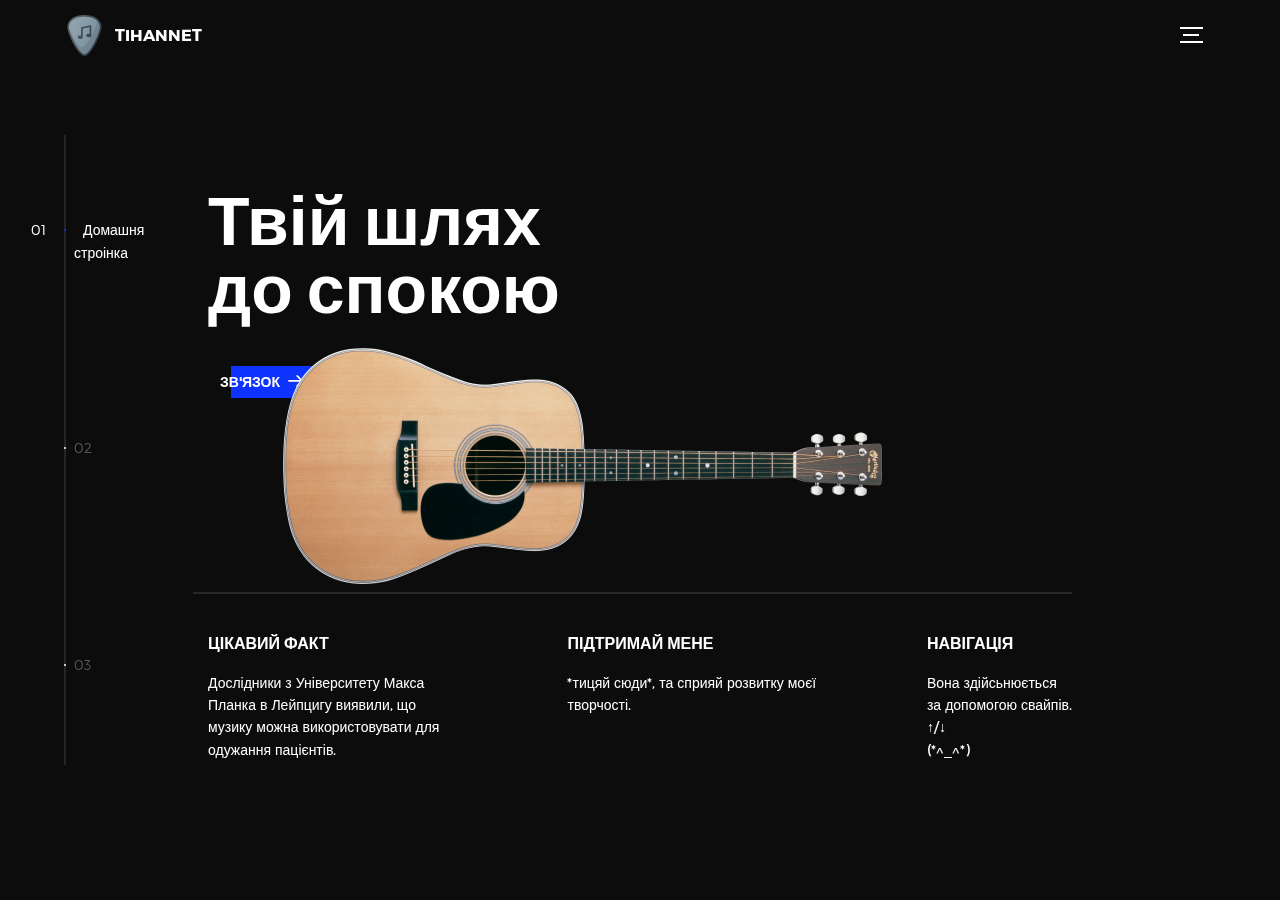
<file: index.html>
<!DOCTYPE html>
<html lang="uk" xmlns="http://www.w3.org/1999/html" xmlns="http://www.w3.org/1999/html">
<head>
  <link rel="icon" href="assets/img/favicon.ico" type="image/x-icon">
  <title>Tihannet</title>
  <meta charset="utf-8">
  <meta name="google-site-verification" content="JFHYwIyxdKykMd7nr5PoXzLDt_Tf-Xgx-5p8VmsBlt4" />
  <meta name="viewport" content="width=device-width, initial-scale=1">
  <meta http-equiv="X-UA-Compatible" content="IE=edge">
  <meta name="description" content="Сайт мультипосилань Tihannet">
  <meta name="keywords" content="tihannet, TIHANNET, Tihannet, Anna Kilyarova, Анна Кілярова, Анна килярова, музика, пісні україньською, музыка, Melody, Tune, Chords, Harmonies, Strings, String, Rhythm - Beat, Notes, Tones, Song, Track, Acoustic, Unplugged, Electric, Amped, Amplifier, Amp, Bass, Bassline, Solo, Soloing, Band, Group, Performance, Show, Classical, Classic, Rock ,Rock 'n' roll">
  <meta name="author" content="inst:@enot.pie">
  <link rel="stylesheet" href="assets/css/main.css">
</head>
<body>

<!-- Повідомлення про несумісність з  відношеням сторін -->
<div class="device-notification">
  <a class="device-notification--logo" href="https://google.com">
    <img src="assets/img/logo.png" alt="Tihannet">
    <p>Tihannet</p>
  </a>
  <p class="device-notification--message">Цей сайт не може працювати з таким відношеням сторін</p>
</div>

<div class="perspective effect-rotate-left">
  <div class="container"><div class="outer-nav--return"></div>
    <div id="viewport" class="l-viewport">
      <div class="l-wrapper">
        <header class="header">
          <a class="header--logo" href="">
            <img src="assets/img/logo.png" alt="Tihannet">
            <p>Tihannet</p>
          </a>
          <button class="header--cta cta">Зв'язок</button>
          <div class="header--nav-toggle">
            <span></span>
          </div>
        </header>
        <nav class="l-side-nav">
          <ul class="side-nav">
            <li class="is-active"><span>Домашня<br>  строінка</span></li>
            <li><span>Стрімінгові<br>сервіси</span></li>
            <li><span>Зв'язок</span></li>

          </ul>
        </nav>
        <ul class="l-main-content main-content">
          <li class="l-section section section--is-active">
            <div class="intro">
              <div class="intro--banner">
                <h1>Твій шлях<br>до спокою</h1>
                <button class="cta">Зв'язок
                  <svg version="1.1" id="Layer_1" xmlns="http://www.w3.org/2000/svg" xmlns:xlink="http://www.w3.org/1999/xlink" x="0px" y="0px" viewBox="0 0 150 118" style="enable-background:new 0 0 150 118;" xml:space="preserve">
                  <g transform="translate(0.000000,118.000000) scale(0.100000,-0.100000)">
                    <path d="M870,1167c-34-17-55-57-46-90c3-15,81-100,194-211l187-185l-565-1c-431,0-571-3-590-13c-55-28-64-94-18-137c21-20,33-20,597-20h575l-192-193C800,103,794,94,849,39c20-20,39-29,61-29c28,0,63,30,298,262c147,144,272,271,279,282c30,51,23,60-219,304C947,1180,926,1196,870,1167z"/>
                  </g>
                  </svg>
                  <span class="btn-background"></span>
                </button>
                <img src="assets/img/introduction-visual.png" alt="Welcome">
              </div>
              <div class="intro--options">
                <a href="#0">
                  <h3>Цікавий факт</h3>
                  <p>Дослідники з Університету Макса Планка в Лейпцигу виявили, що музику можна використовувати для одужання пацієнтів.</p>
                </a>
                <a href="https://send.monobank.ua/jar/8o9Mnrp1Qi">
                  <h3>ПІДТРИМАЙ МЕНЕ</h3>
                  <p>*тицяй сюди*, та сприяй розвитку моєї творчості.</p>
                </a>
                <a href="#0">
                  <h3>Навігація</h3>
                  <p>Вона здійсьнюється<br>за допомогою свайпів.<br>↑/↓<br>(*^_^*)</p>
                </a>
              </div>
            </div>
          </li>
          <li class="l-section section">
            <div class="work">
              <!-- H2 place-->
              <div class="work--lockup">
                <ul class="slider">
                  <li class="slider--item slider--item-left">
                    <a target="_blank" rel="noopener noreferrer" href="https://open.spotify.com/artist/0FPgDKc5y56dJiKb4VY3QL?si=_NyeaC_qQMWyShMCP_Iz0g">
                      <div class="slider--item-image">
                        <img src="assets/img/spotify.png" alt="Spotify">
                      </div>
                      <p class="slider--item-title">Spotify</p>
                      <p class="slider--item-description">"Музика – джерело радості мудрих людей".<br><br>©️ Сунь-цзи</p>
                    </a>
                  </li>
                  <li class="slider--item slider--item-center">
                    <a target="_blank" href="https://music.apple.com/ua/artist/tihannet/1646447196"  rel="noopener noreferrer">
                      <div class="slider--item-image">
                        <img src="assets/img/Apple-Music.png" alt="Apple-music">
                      </div>
                      <p class="slider--item-title">Apple Music</p>
                      <p class="slider--item-description">"Ніщо так не допомагає передати почуття, як музика".<br><br>© Red Hot Chili Peppers</p>
                    </a>
                  </li>
                  <li class="slider--item slider--item-right">
                    <a target="_blank" rel="noopener noreferrer" href="https://soundcloud.com/kilyarova-anya">
                      <div class="slider--item-image">
                        <img src="assets/img/soundcloud.png" alt="Soundcloud">
                      </div>
                      <p class="slider--item-title">Soundcloud</p>
                      <p class="slider--item-description">Як гімнастика випрямляє тіло, так музика випрямляє душу людини.<br><br>©️ І. О. Сухомлинський</p>
                    </a>
                  </li>
                </ul>
                <div class="slider--prev">
                  <svg version="1.1" id="Layer_1" xmlns="http://www.w3.org/2000/svg" xmlns:xlink="http://www.w3.org/1999/xlink" x="0px" y="0px"
                  viewBox="0 0 150 118" style="enable-background:new 0 0 150 118;" xml:space="preserve">
                  <g transform="translate(0.000000,118.000000) scale(0.100000,-0.100000)">
                    <path d="M561,1169C525,1155,10,640,3,612c-3-13,1-36,8-52c8-15,134-145,281-289C527,41,562,10,590,10c22,0,41,9,61,29
                    c55,55,49,64-163,278L296,510h575c564,0,576,0,597,20c46,43,37,109-18,137c-19,10-159,13-590,13l-565,1l182,180
                    c101,99,187,188,193,199c16,30,12,57-12,84C631,1174,595,1183,561,1169z"/>
                  </g>
                  </svg>
                </div>
                <div class="slider--next">
                  <svg version="1.1" id="Layer_1" xmlns="http://www.w3.org/2000/svg" xmlns:xlink="http://www.w3.org/1999/xlink" x="0px" y="0px" viewBox="0 0 150 118" style="enable-background:new 0 0 150 118;" xml:space="preserve">
                  <g transform="translate(0.000000,118.000000) scale(0.100000,-0.100000)">
                    <path d="M870,1167c-34-17-55-57-46-90c3-15,81-100,194-211l187-185l-565-1c-431,0-571-3-590-13c-55-28-64-94-18-137c21-20,33-20,597-20h575l-192-193C800,103,794,94,849,39c20-20,39-29,61-29c28,0,63,30,298,262c147,144,272,271,279,282c30,51,23,60-219,304C947,1180,926,1196,870,1167z"/>
                  </g>
                  </svg>
                </div>
              </div>
            </div>
          <li class="l-section section">
          <div class="contact">
            <div class="contact--lockup">
              <div class="modal">
                <div class="modal--information">
                  <!-- <p>*Адреса офісу*(шось перебор)</p> -->
                  <a href="mailto:Tihannet@protom.me">Ел.адреса: Tihannet@proton.me</a>
                  <!--<a href="tel:+38(ХХ)ХХХ-ХХ-ХХ">+380(ХХ)ХХХ-ХХ-ХХ</a>-->
                </div>
                <ul class="modal--options">
                  <li><a target="_blank" rel="noopener noreferrer" href="https://www.instagram.com/tihannet/">Instagram</a></li>
                  <li><a  target="_blank" rel="noopener noreferrer" href="https://t.me/tihannetgo">Telegram</a></li>
                  <li><a target="_blank" rel="noopener noreferrer" href="https://www.youtube.com/@tihannet/">Youtube</a></li>
                  <li><a target="_blank" rel="noopener noreferrer" href="https://www.tiktok.com/@tihannet">TikTok</a></li>
                </ul>
              </div>
            </div>
          </div>
        </li>

          </li>
        </ul>
      </div>
    </div>
  </div>
  <ul class="outer-nav">
    <li class="is-active">Домашня сторінка</li>
    <li>Стрімінгові сервіси</li>
    <li>Зв'язок</li>

  </ul>
</div>

<script src="https://ajax.googleapis.com/ajax/libs/jquery/2.2.4/jquery.min.js"></script>
<script>window.jQuery || document.write('<script src="assets/js/vendor/jquery-2.2.4.min.js"><\/script>')</script>
<script src="assets/js/functions-min.js"></script>
</body>
</html>
</file>
<file: assets/css/main.css>
@font-face{font-family:'Montserrat';src:url("fonts/Montserrat-Black.eot");src:local("☺"),url("fonts/Montserrat-Black.woff") format("woff"),url("fonts/Montserrat-Black.ttf") format("truetype"),url("fonts/Montserrat-Black.svg") format("svg");font-weight:900;font-style:normal}@font-face{font-family:'Montserrat';src:url("fonts/Montserrat-Bold.eot");src:local("☺"),url("fonts/Montserrat-Bold.woff") format("woff"),url("fonts/Montserrat-Bold.ttf") format("truetype"),url("fonts/Montserrat-Bold.svg") format("svg");font-weight:700;font-style:normal}@font-face{font-family:'Montserrat';src:url("fonts/Montserrat-Regular.eot");src:local("☺"),url("fonts/Montserrat-Regular.woff") format("woff"),url("fonts/Montserrat-Regular.ttf") format("truetype"),url("fonts/Montserrat-Regular.svg") format("svg");font-weight:400;font-style:normal}@font-face{font-family:'Montserrat';src:url("fonts/Montserrat-Light.eot");src:local("☺height"),url("fonts/Montserrat-Light.woff") format("woff"),url("fonts/Montserrat-Light.ttf") format("truetype"),url("fonts/Montserrat-Light.svg") format("svg");font-weight:300;font-style:normal}/*! normalize.css v3.0.2 | MIT License | git.io/normalize */html{font-family:sans-serif;-ms-text-size-adjust:100%;-webkit-text-size-adjust:100%}body{margin:0}article,aside,details,figcaption,figure,footer,header,hgroup,main,menu,nav,section,summary{display:block}audio,canvas,progress,video{display:inline-block;vertical-align:baseline}audio:not([controls]){display:none;height:0}[hidden],template{display:none}a{background-color:transparent}a:active,a:hover{outline:0}abbr[title]{border-bottom:1px dotted}b,strong{font-weight:bold}dfn{font-style:italic}h1{font-size:2em;margin:0.67em 0}mark{background:#ff0;color:#000}small{font-size:80%}sub,sup{font-size:75%;line-height:0;position:relative;vertical-align:baseline}sup{top:-0.5em}sub{bottom:-0.25em}img{border:0}svg:not(:root){overflow:hidden}figure{margin:1em 40px}hr{box-sizing:content-box;height:0}pre{overflow:auto}code,kbd,pre,samp{font-family:monospace, monospace;font-size:1em}button,input,optgroup,select,textarea{color:inherit;font:inherit;margin:0}button{overflow:visible}button,select{text-transform:none}button,html input[type="button"],input[type="reset"],input[type="submit"]{-webkit-appearance:button;cursor:pointer}button[disabled],html input[disabled]{cursor:default}button::-moz-focus-inner,input::-moz-focus-inner{border:0;padding:0}input{line-height:normal}input[type="checkbox"],input[type="radio"]{box-sizing:border-box;padding:0}input[type="number"]::-webkit-inner-spin-button,input[type="number"]::-webkit-outer-spin-button{height:auto}input[type="search"]{-webkit-appearance:textfield;box-sizing:content-box}input[type="search"]::-webkit-search-cancel-button,input[type="search"]::-webkit-search-decoration{-webkit-appearance:none}fieldset{border:1px solid #c0c0c0;margin:0 2px;padding:0.35em 0.625em 0.75em}legend{border:0;padding:0}textarea{overflow:auto}optgroup{font-weight:bold}table{border-collapse:collapse;border-spacing:0}td,th{padding:0}::-moz-selection{background:#FFF498}::selection{background:#FFF498}::-moz-selection{background:#FFF498}img::-moz-selection{background:transparent}img::selection{background:transparent}img::-moz-selection{background:transparent}body{-webkit-tap-highlight-color:#FFF498}body{background-color:#0c0c0c;font-size:14px;line-height:1.6;font-family:"Montserrat",sans-serif;color:#fff;-webkit-font-smoothing:antialiased;-webkit-text-size-adjust:100%}.l-viewport{position:relative;width:100%;height:100vh;box-shadow:0 0 45px 5px rgba(0,0,0,0.85);overflow:hidden}.l-wrapper{position:relative;width:1440px;max-width:90%;height:100%;margin:0 auto}.l-side-nav{position:absolute;left:0;display:-webkit-box;display:-webkit-flex;display:-ms-flexbox;display:flex;height:100%;-webkit-box-align:center;-webkit-align-items:center;-ms-flex-align:center;align-items:center}.l-side-nav::before{content:"";position:absolute;top:50%;left:0;-webkit-transform:translateY(-50%);transform:translateY(-50%);width:2px;height:70%;max-height:750px;background-color:#555;opacity:.35;z-index:10}@media (max-width: 1180px){.l-side-nav{display:none}}.l-main-content{position:relative;width:100%;height:100%;margin:0;padding:0;list-style:none}.l-section{position:absolute;width:100%;height:100%}.device-notification{display:none;position:fixed;top:0;left:0;width:100%;height:100%;-webkit-box-orient:vertical;-webkit-box-direction:normal;-webkit-flex-direction:column;-ms-flex-direction:column;flex-direction:column;-webkit-box-align:center;-webkit-align-items:center;-ms-flex-align:center;-ms-grid-row-align:center;align-items:center;-webkit-box-pack:center;-webkit-justify-content:center;-ms-flex-pack:center;justify-content:center;background-color:#0c0c0c;z-index:12}.device-notification--logo{display:-webkit-box;display:-webkit-flex;display:-ms-flexbox;display:flex;-webkit-box-align:center;-webkit-align-items:center;-ms-flex-align:center;align-items:center;text-decoration:none;color:#fff}.device-notification--logo p{margin:0 0 0 10px;font-size:16px;font-weight:700;text-transform:uppercase}.device-notification--message{width:70%;margin:30px 0 0 0;font-weight:700;text-align:center}@media (max-width: 767px) and (min-width: 601px) and (max-height: 680px){.device-notification{display:-webkit-box;display:-webkit-flex;display:-ms-flexbox;display:flex}}@media (max-width: 600px) and (min-width: 480px) and (max-height: 580px){.device-notification{display:-webkit-box;display:-webkit-flex;display:-ms-flexbox;display:flex}}@media (max-width: 736px) and (min-width: 360px) and (orientation: landscape){.device-notification{display:-webkit-box;display:-webkit-flex;display:-ms-flexbox;display:flex}}@media(max-width: 359px){.device-notification{display:-webkit-box;display:-webkit-flex;display:-ms-flexbox;display:flex}}.section{opacity:0;visibility:hidden;-webkit-transition:opacity .4s ease-in-out,visibility 0s .4s;transition:opacity .4s ease-in-out,visibility 0s .4s}.section--is-active{opacity:1;visibility:visible;z-index:1;-webkit-transition:opacity .4s ease-in-out .4s;transition:opacity .4s ease-in-out .4s}.section--next{-webkit-transform:translateY(-45px);transform:translateY(-45px);-webkit-transition:-webkit-transform .4s ease-in-out;transition:-webkit-transform .4s ease-in-out;transition:transform .4s ease-in-out;transition:transform .4s ease-in-out, -webkit-transform .4s ease-in-out}.section--prev{-webkit-transform:translateY(45px);transform:translateY(45px);-webkit-transition:-webkit-transform .4s ease-in-out;transition:-webkit-transform .4s ease-in-out;transition:transform .4s ease-in-out;transition:transform .4s ease-in-out, -webkit-transform .4s ease-in-out}.header{position:absolute;top:0;left:0;display:-webkit-box;display:-webkit-flex;display:-ms-flexbox;display:flex;width:100%;height:70px;-webkit-box-align:center;-webkit-align-items:center;-ms-flex-align:center;align-items:center;-webkit-box-pack:justify;-webkit-justify-content:space-between;-ms-flex-pack:justify;justify-content:space-between;z-index:10}.header--logo{display:-webkit-box;display:-webkit-flex;display:-ms-flexbox;display:flex;-webkit-box-align:center;-webkit-align-items:center;-ms-flex-align:center;align-items:center;text-decoration:none;color:#fff}.header--logo p{margin:0 0 0 10px;font-size:16px;font-weight:700;text-transform:uppercase}.header--nav-toggle{display:-webkit-box;display:-webkit-flex;display:-ms-flexbox;display:flex;width:50px;height:50px;-webkit-box-orient:vertical;-webkit-box-direction:normal;-webkit-flex-direction:column;-ms-flex-direction:column;flex-direction:column;-webkit-box-align:center;-webkit-align-items:center;-ms-flex-align:center;align-items:center;-webkit-box-pack:center;-webkit-justify-content:center;-ms-flex-pack:center;justify-content:center;cursor:pointer}.header--nav-toggle span,.header--nav-toggle::before,.header--nav-toggle::after{content:"";position:relative;width:16px;height:2px;background-color:#fff}.header--nav-toggle::before{bottom:5px;width:23px}.header--nav-toggle::after{top:5px;width:23px}.header--cta{position:absolute;top:50%;left:50%;-webkit-transform:translate(-50%, -50%);transform:translate(-50%, -50%);padding:0 20px;line-height:30px;text-decoration:none;color:#fff;font-weight:700;text-transform:uppercase;background-color:#0f33ff;border:none;opacity:0;visibility:hidden;-webkit-transition:opacity .4s ease-in-out,visibility 0s .4s;transition:opacity .4s ease-in-out,visibility 0s .4s}.header--cta:focus{outline:none}.header--cta.is-active{opacity:1;visibility:visible;-webkit-transition:opacity .4s ease-in-out .4s;transition:opacity .4s ease-in-out .4s}@media (max-width: 767px){.header--cta{display:none}}.side-nav{position:relative;display:-webkit-box;display:-webkit-flex;display:-ms-flexbox;display:flex;width:100px;height:70%;max-height:750px;-webkit-box-orient:vertical;-webkit-box-direction:normal;-webkit-flex-direction:column;-ms-flex-direction:column;flex-direction:column;-webkit-justify-content:space-around;-ms-flex-pack:distribute;justify-content:space-around;margin:0;padding:0;list-style-position:inside;z-index:10}.side-nav>li{position:relative;top:-5px;color:#fff;font-size:6px;cursor:pointer}.side-nav>li span{position:relative;top:3px;left:10px;color:#fff;font-size:14px;font-weight:300;opacity:0;visibility:hidden}.side-nav>li::before{position:absolute;top:3px;left:10px;color:#555;font-size:14px;font-weight:300}.side-nav li:nth-child(1)::before{content:"01"}.side-nav li:nth-child(2)::before{content:"02"}.side-nav li:nth-child(3)::before{content:"03"}.side-nav li:nth-child(4)::before{content:"04"}.side-nav li:nth-child(5)::before{content:"05"}.side-nav li.is-active{color:#0f33ff;-webkit-transition:color .4s ease-in-out;transition:color .4s ease-in-out}.side-nav li.is-active span{opacity:1;visibility:visible;-webkit-transition:opacity .4s ease-in-out;transition:opacity .4s ease-in-out}.side-nav li.is-active::before{left:-33px;color:#fff}.intro{position:relative;display:-webkit-box;display:-webkit-flex;display:-ms-flexbox;display:flex;width:900px;max-width:75%;height:100%;-webkit-box-orient:vertical;-webkit-box-direction:normal;-webkit-flex-direction:column;-ms-flex-direction:column;flex-direction:column;-webkit-box-pack:center;-webkit-justify-content:center;-ms-flex-pack:center;justify-content:center;margin:0 auto}@media (max-width: 1180px){.intro{max-width:100%}}.intro--banner{position:relative;height:475px}.intro--banner::before{content:"";position:absolute;bottom:20px;left:-15px;right:0;height:2px;background-color:#282828}.intro--banner h1{position:relative;font-size:68px;font-weight:900;line-height:1;z-index:1}.intro--banner button{position:relative;padding:5px 17px 5px 12px;font-weight:700;text-transform:uppercase;background-color:transparent;border:none}.intro--banner button .btn-background{position:absolute;top:0;left:23px;right:0;height:100%;background-color:#0f33ff;z-index:-1;-webkit-transition:left .2s ease-in-out;transition:left .2s ease-in-out}.intro--banner button:hover .btn-background{left:0}.intro--banner button:focus{outline:none}.intro--banner button svg{position:relative;left:5px;width:15px;fill:#fff}.intro--banner img{position:absolute;bottom:30px;right:190px}.intro--options{display:-webkit-box;display:-webkit-flex;display:-ms-flexbox;display:flex;-webkit-box-pack:justify;-webkit-justify-content:space-between;-ms-flex-pack:justify;justify-content:space-between;margin:0;padding:0;list-style:none}.intro--options>a{max-width:250px;text-decoration:none;color:#fff;-webkit-transition:color .2s ease-in-out;transition:color .2s ease-in-out}.intro--options>a:hover{color:#fff}.intro--options h3{font-size:16px;text-transform:uppercase}.intro--options p{margin-bottom:0}@media (max-width: 900px){.intro--banner{height:380px}.intro--banner h1{font-size:55px}.intro--banner img{width:430px}.intro--options>a{margin-right:30px}.intro--options>a:last-child{margin-right:0}}@media (max-width: 767px){.intro--banner{height:305px}.intro--banner h1{font-size:44px}.intro--banner img{width:330px}.intro--options{display:block}.intro--options>a{display:block;max-width:100%;margin:0 0 30px 0}.intro--options>a:last-child{margin-bottom:0}}@media (max-width: 600px){.intro--banner{height:360px}.intro--banner h1{font-size:55px}.intro--banner img{display:none}}@media (max-width: 600px) and (max-height: 750px){.intro--banner{height:auto}.intro--banner::before,.intro--banner::after{display:none}.intro--banner h1{margin-top:0}.intro--options{display:none}}.work{position:relative;display:-webkit-box;display:-webkit-flex;display:-ms-flexbox;display:flex;width:960px;max-width:80%;height:100%;-webkit-box-orient:vertical;-webkit-box-direction:normal;-webkit-flex-direction:column;-ms-flex-direction:column;flex-direction:column;-webkit-box-pack:center;-webkit-justify-content:center;-ms-flex-pack:center;justify-content:center;margin:0 auto}@media (max-width: 1180px){.work{max-width:100%}}.work h2{margin:0 0 20px 0;font-size:30px;text-align:center}.work--lockup{position:relative}.work--lockup .slider{position:relative;display:-webkit-box;display:-webkit-flex;display:-ms-flexbox;display:flex;width:80%;margin:0 auto;padding:0;list-style:none}.work--lockup .slider--item{position:absolute;display:none;text-align:center}.work--lockup .slider--item a{text-decoration:none;color:#858585}.work--lockup .slider--item-title{margin-top:10px;font-size:12px;font-weight:700;text-transform:uppercase}.work--lockup .slider--item-description{display:none;max-width:250px;margin:0 auto}.work--lockup .slider--item-image{width:150px;height:150px;margin:0 auto;border-radius:50%;overflow:hidden}.work--lockup .slider--item-image img{width:100%}.work--lockup .slider--item-left{top:50%;left:0;-webkit-transform:translateY(-50%);transform:translateY(-50%);display:block}.work--lockup .slider--item-right{top:50%;right:0;-webkit-transform:translateY(-50%);transform:translateY(-50%);display:block}.work--lockup .slider--item-center{position:relative;top:30px;left:50%;-webkit-transform:translateX(-50%);transform:translateX(-50%);display:block}.work--lockup .slider--item-center a{color:#fff}.work--lockup .slider--item-center .slider--item-title{margin-top:25px;font-size:16px}.work--lockup .slider--item-center .slider--item-description{display:block}.work--lockup .slider--item-center .slider--item-image{width:300px;height:300px}.work--lockup .slider--next,.work--lockup .slider--prev{position:absolute;top:160px;display:-webkit-box;display:-webkit-flex;display:-ms-flexbox;display:flex;width:50px;height:50px;-webkit-box-align:center;-webkit-align-items:center;-ms-flex-align:center;align-items:center;-webkit-box-pack:center;-webkit-justify-content:center;-ms-flex-pack:center;justify-content:center;background-color:#282828;border-radius:50%;cursor:pointer}.work--lockup .slider--next svg,.work--lockup .slider--prev svg{width:20px;fill:#fff}.work--lockup .slider--next{right:0}.work--lockup .slider--prev{left:0}@media (max-width: 900px){.work--lockup .slider--item-image{width:120px;height:120px}.work--lockup .slider--item-center .slider--item-image{width:240px;height:240px}.work--lockup .slider--next,.work--lockup .slider--prev{top:130px}}@media (max-width: 767px){.work--lockup .slider{width:75%}.work--lockup .slider--item-image{width:90px;height:90px}.work--lockup .slider--item-center .slider--item-image{width:190px;height:190px}.work--lockup .slider--next,.work--lockup .slider--prev{top:105px}}@media (max-width: 600px){.work--lockup .slider{width:auto}.work--lockup .slider--item-left,.work--lockup .slider--item-right{display:none}}.about{position:relative;display:-webkit-box;display:-webkit-flex;display:-ms-flexbox;display:flex;width:900px;max-width:75%;height:100%;-webkit-box-orient:vertical;-webkit-box-direction:normal;-webkit-flex-direction:column;-ms-flex-direction:column;flex-direction:column;-webkit-box-pack:center;-webkit-justify-content:center;-ms-flex-pack:center;justify-content:center;margin:0 auto}@media (max-width: 1180px){.about{max-width:100%}}.about--banner{position:relative;height:475px}.about--banner::before{content:"";position:absolute;top:20px;left:200px;-webkit-transform:rotate(-25deg);transform:rotate(-25deg);border:5px solid #0f33ff;border-right-color:transparent;border-bottom-color:transparent}.about--banner::after{content:"";position:absolute;top:75px;left:400px;-webkit-transform:rotate(45deg);transform:rotate(45deg);width:10px;height:10px;background-color:#0f33ff}.about--banner h2{position:relative;margin-top:35px;font-size:60px;font-weight:900;line-height:1;z-index:1}.about--banner h2::before{content:"";position:absolute;top:60px;left:268px;width:30px;height:30px;background-color:#0f33ff;border-radius:50%}.about--banner h2::after{content:"";position:absolute;top:255px;left:255px;width:10px;height:10px;background-color:#0f33ff}.about--banner a{padding:5px 17px 5px 0;text-decoration:none;color:#fff;font-weight:700;text-transform:uppercase;background-color:transparent}.about--banner a:hover svg{left:10px}.about--banner a svg{position:relative;left:5px;width:15px;fill:#fff;-webkit-transition:left .2s ease-in-out;transition:left .2s ease-in-out}.about--banner img{position:absolute;bottom:-90px;right:-12px}.about--options{display:-webkit-box;display:-webkit-flex;display:-ms-flexbox;display:flex;max-width:600px;-webkit-box-pack:justify;-webkit-justify-content:space-between;-ms-flex-pack:justify;justify-content:space-between;margin:0;padding:0;list-style:none}.about--options>a{position:relative;width:150px;height:75px;text-decoration:none;color:#fff;border:10px solid #0f33ff;background-position:center;background-size:cover;background-repeat:no-repeat}.about--options>a:nth-child(1){background-image:url("../img/about-winners.jpg")}.about--options>a:nth-child(2){background-image:url("../img/about-philosophy.jpg")}.about--options>a:nth-child(3){background-image:url("../img/about-history.jpg")}.about--options>a:hover h3{bottom:-50px}.about--options h3{position:absolute;bottom:-38px;left:10px;font-size:16px;text-transform:uppercase;-webkit-transition:bottom .2s ease-in-out,left .2s ease-in-out;transition:bottom .2s ease-in-out,left .2s ease-in-out}@media (max-width: 767px){.about--banner{height:305px}.about--banner::before{top:0;left:125px}.about--banner::after{top:35px;left:260px}.about--banner h2{margin-top:10px;font-size:44px}.about--banner h2::before{top:28px;left:168px}.about--banner h2::after{top:163px;left:163px}.about--banner img{width:315px}}@media (max-width: 600px){.about--banner{height:auto}.about--banner::before{left:155px}.about--banner::after{left:310px}.about--banner h2{margin-top:0;font-size:55px}.about--banner h2::before{top:43px;left:214px}.about--banner h2::after{top:205px;left:205px}.about--banner img{display:none}.about--options{display:none}}.contact{position:fixed;top:0;left:0;width:100%;height:100%;background-image:url("../img/contact-dark.png");background-position:center;background-size:cover;background-repeat:no-repeat}.contact--lockup{position:relative;display:-webkit-box;display:-webkit-flex;display:-ms-flexbox;display:flex;width:900px;max-width:75%;height:100%;-webkit-box-align:center;-webkit-align-items:center;-ms-flex-align:center;align-items:center;-webkit-box-pack:end;-webkit-justify-content:flex-end;-ms-flex-pack:end;justify-content:flex-end;margin:0 auto}@media (max-width: 1180px){.contact--lockup{max-width:90%}}@media (max-width: 767px){.contact--lockup{-webkit-box-pack:center;-webkit-justify-content:center;-ms-flex-pack:center;justify-content:center}}.contact--lockup .modal{padding:45px 45px;text-align:center;background-color:#0c0c0c;box-shadow:0 0 30px 0 rgba(0,0,0,0.75)}.contact--lockup .modal--information p,.contact--lockup .modal--information a{display:block;margin:14px 0;text-decoration:none;color:#fff;font-weight:700}.contact--lockup .modal--information p{margin-top:0}.contact--lockup .modal--options{margin:0;padding:0;list-style:none}.contact--lockup .modal--options>li{width:auto;margin:auto auto auto auto}.contact--lockup .modal--options li:nth-child(1){background-color:#0c0c0c}.contact--lockup .modal--options li:nth-child(2){background-color:#0c0c0c}.contact--lockup .modal--options li:nth-child(3){margin-bottom:0;background-color:#0c0c0c;text-transform:uppercase}.contact--lockup .modal--options a{display:block;width:100%;padding:8px 0;text-decoration:none;color:#fff;font-weight:700}.hire{position:relative;display:-webkit-box;display:-webkit-flex;display:-ms-flexbox;display:flex;width:700px;max-width:75%;height:100%;-webkit-box-orient:vertical;-webkit-box-direction:normal;-webkit-flex-direction:column;-ms-flex-direction:column;flex-direction:column;-webkit-box-pack:center;-webkit-justify-content:center;-ms-flex-pack:center;justify-content:center;margin:0 auto}@media (max-width: 1180px){.hire{max-width:100%}}.hire h2{margin:0 0 20px 0;font-size:30px;text-align:center}.work-request{display:-webkit-box;display:-webkit-flex;display:-ms-flexbox;display:flex;width:100%;-webkit-box-orient:vertical;-webkit-box-direction:normal;-webkit-flex-direction:column;-ms-flex-direction:column;flex-direction:column;-webkit-box-align:center;-webkit-align-items:center;-ms-flex-align:center;align-items:center;color:#fff}.work-request input[type="submit"]{width:400px;max-width:100%;line-height:50px;font-size:16px;font-weight:700;text-transform:uppercase;background-color:#0f33ff;border:none;border-radius:0}.work-request input[type="submit"]:focus{outline:none}.work-request--options{display:-webkit-box;display:-webkit-flex;display:-ms-flexbox;display:flex;width:100%;-webkit-box-orient:vertical;-webkit-box-direction:normal;-webkit-flex-direction:column;-ms-flex-direction:column;flex-direction:column;-webkit-box-align:center;-webkit-align-items:center;-ms-flex-align:center;align-items:center;margin:30px 0}.work-request--options .options-a{display:-webkit-box;display:-webkit-flex;display:-ms-flexbox;display:flex;width:100%;-webkit-box-pack:justify;-webkit-justify-content:space-between;-ms-flex-pack:justify;justify-content:space-between}.work-request--options .options-b{display:-webkit-box;display:-webkit-flex;display:-ms-flexbox;display:flex;width:72%;-webkit-flex-wrap:wrap;-ms-flex-wrap:wrap;flex-wrap:wrap;-webkit-justify-content:space-around;-ms-flex-pack:distribute;justify-content:space-around}.work-request--options label{display:block;width:200px;margin-bottom:30px;line-height:50px;font-size:16px;font-weight:700;text-align:center;border:2px solid #fff;cursor:pointer;-webkit-transition:background-color .2s ease-in-out,border-color .2s ease-in-out;transition:background-color .2s ease-in-out,border-color .2s ease-in-out}.work-request--options label svg{position:relative;left:-5px;width:0;fill:#fff;-webkit-transition:width .2s ease-in-out;transition:width .2s ease-in-out}.work-request--options input[type="checkbox"]{display:none}.work-request--options input[type="checkbox"]:checked+label{background-color:#0f33ff;border-color:#0f33ff}.work-request--options input[type="checkbox"]:checked+label svg{width:15px}.work-request--information{display:-webkit-box;display:-webkit-flex;display:-ms-flexbox;display:flex;width:100%;-webkit-box-pack:justify;-webkit-justify-content:space-between;-ms-flex-pack:justify;justify-content:space-between;margin-bottom:60px}.work-request--information .information-name,.work-request--information .information-email{position:relative;width:45%;height:50px;font-size:30px;font-weight:300}.work-request--information input[type="text"],.work-request--information input[type="email"]{width:100%;padding:0 0 5px 0;background-color:transparent;border:none;border-bottom:1px solid #fff;border-radius:0}.work-request--information input[type="text"]:focus,.work-request--information input[type="email"]:focus{outline:none;background-color:#0c0c0c}.work-request--information label{position:absolute;top:0;left:0;pointer-events:none;-webkit-transition:top .2s ease-in-out,font-size .2s ease-in-out;transition:top .2s ease-in-out,font-size .2s ease-in-out}.work-request--information input:focus+label,.work-request--information input.has-value+label{top:-15px;font-size:14px}@media (max-width: 767px){.work-request--options{-webkit-box-orient:horizontal;-webkit-box-direction:normal;-webkit-flex-direction:row;-ms-flex-direction:row;flex-direction:row;-webkit-justify-content:space-around;-ms-flex-pack:distribute;justify-content:space-around}.work-request--options .options-a,.work-request--options .options-b{display:block;width:auto}}@media (max-width: 600px){.work-request--options{margin:20px 0}}@media (max-width: 600px) and (max-width: 415px){.work-request--options{-webkit-box-pack:justify;-webkit-justify-content:space-between;-ms-flex-pack:justify;justify-content:space-between}}@media (max-width: 600px){.work-request--options label{width:150px;margin-bottom:15px;font-size:14px}.work-request--options input[type="checkbox"]:checked+label svg{width:12px}.work-request--information{margin-bottom:30px}.work-request--information .information-name,.work-request--information .information-email{height:40px;font-size:24px}}.perspective{position:relative;width:100%;height:100%;overflow:hidden}.perspective--modalview{position:fixed;-webkit-perspective:1500px;perspective:1500px}.container{position:relative;-webkit-transform:translateZ(0) translateX(0) rotateY(0deg);transform:translateZ(0) translateX(0) rotateY(0deg);min-height:100%;outline:30px solid #0f33ff;-webkit-transition:-webkit-transform .4s;transition:-webkit-transform .4s;transition:transform .4s;transition:transform .4s, -webkit-transform .4s}.modalview .container{position:absolute;width:100%;height:100%;overflow:hidden;-webkit-backface-visibility:hidden;backface-visibility:hidden}.effect-rotate-left .container{-webkit-transform-origin:0% 50%;transform-origin:0% 50%;-webkit-transition:-webkit-transform .4s;transition:-webkit-transform .4s;transition:transform .4s;transition:transform .4s, -webkit-transform .4s}.effect-rotate-left--animate .container{-webkit-transform:translateZ(-1800px) translateX(-50%) rotateY(45deg);transform:translateZ(-1800px) translateX(-50%) rotateY(45deg);outline:30px solid #0f33ff}.outer-nav{position:absolute;top:50%;left:55%;-webkit-transform:translateY(-50%);transform:translateY(-50%);-webkit-transform-style:preserve-3d;transform-style:preserve-3d;margin:0;padding:0;list-style:none;text-align:center;visibility:hidden;-webkit-transition:visibility 0s .2s;transition:visibility 0s .2s}.outer-nav.is-vis{visibility:visible}.outer-nav--return{position:absolute;top:0;left:0;width:100%;height:100%;display:none;cursor:pointer;z-index:11}.outer-nav--return.is-vis{display:block}.outer-nav>li{-webkit-transform-style:preserve-3d;transform-style:preserve-3d;-webkit-transform:translateX(350px) translateZ(-1000px);transform:translateX(350px) translateZ(-1000px);font-size:55px;font-weight:900;opacity:0;cursor:pointer;-webkit-transition:opacity .2s,-webkit-transform .2s;transition:opacity .2s,-webkit-transform .2s;transition:transform .2s,opacity .2s;transition:transform .2s,opacity .2s,-webkit-transform .2s}.outer-nav>li.is-vis{-webkit-transform:translateX(0) translateZ(0);transform:translateX(0) translateZ(0);opacity:1;-webkit-transition:opacity .4s,-webkit-transform .4s;transition:opacity .4s,-webkit-transform .4s;transition:transform .4s,opacity .4s;transition:transform .4s,opacity .4s,-webkit-transform .4s}.outer-nav>li::before{content:"";position:absolute;top:50%;left:50%;-webkit-transform:translate(-50%, -25%);transform:translate(-50%, -25%);width:110%;height:15px;opacity:0;background-color:#0f33ff}.outer-nav>li.is-active::before{opacity:1}@media (max-width: 767px){.outer-nav>li{font-size:44px}}@media (max-width: 600px){.outer-nav>li{font-size:34px}}.outer-nav li.is-vis:nth-child(2){-webkit-transition-delay:.04s;transition-delay:.04s}.outer-nav li.is-vis:nth-child(3){-webkit-transition-delay:.08s;transition-delay:.08s}.outer-nav li.is-vis:nth-child(4){-webkit-transition-delay:.12s;transition-delay:.12s}.outer-nav li.is-vis:nth-child(5){-webkit-transition-delay:.16s;transition-delay:.16s}
</file>
